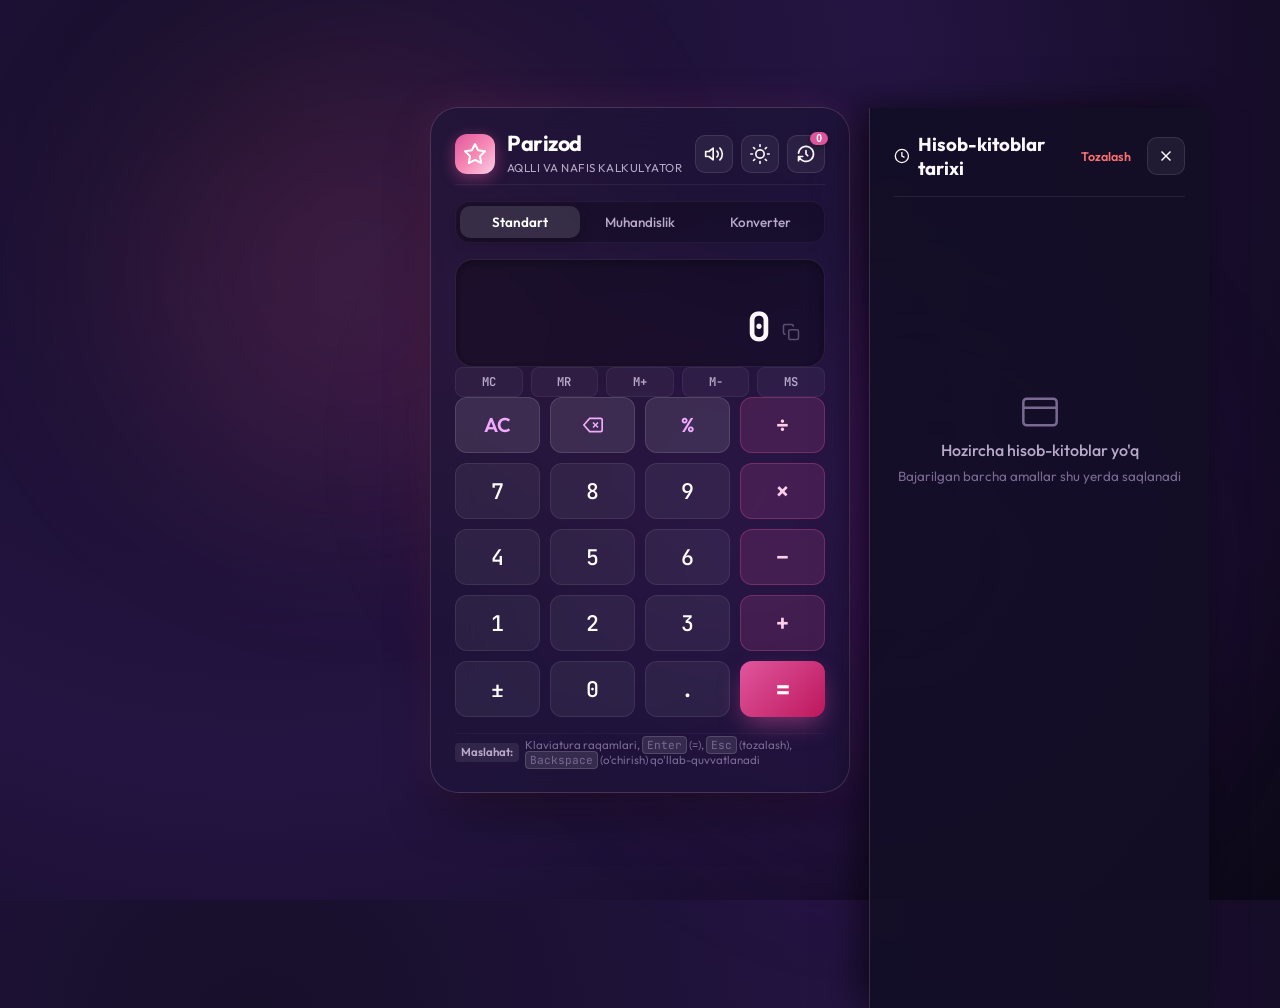
<file: Parizod/index.html>
<!DOCTYPE html>
<html lang="uz">
<head>
  <meta charset="UTF-8">
  <meta name="viewport" content="width=device-width, initial-scale=1.0">
  <title>Parizod - Zamonaviy va Nafis Kalkulyator</title>
  <meta name="description" content="Parizod — go'zal dizayn va keng imkoniyatlarga ega zamonaviy aqlli kalkulyator dasturi. Standart, ilmiy va konverter rejimlari.">
  <link rel="preconnect" href="https://fonts.googleapis.com">
  <link rel="preconnect" href="https://fonts.gstatic.com" crossorigin>
  <link href="https://fonts.googleapis.com/css2?family=Outfit:wght@300;400;500;600;700&family=JetBrains+Mono:wght@400;500;700&display=swap" rel="stylesheet">
  <link rel="stylesheet" href="style.css">
</head>
<body data-theme="rose-gold">
  <!-- Dynamic Ambient Background Glows -->
  <div class="ambient-glow glow-1"></div>
  <div class="ambient-glow glow-2"></div>
  <div class="ambient-glow glow-3"></div>

  <!-- Toast Notification -->
  <div id="toast" class="toast">Nusxalandi!</div>

  <!-- Main App Wrapper -->
  <div class="calculator-app">
    <!-- Header -->
    <header class="app-header">
      <div class="logo-area">
        <div class="logo-icon">
          <svg viewBox="0 0 24 24" width="24" height="24" stroke="currentColor" stroke-width="2" fill="none" stroke-linecap="round" stroke-linejoin="round">
            <path d="M12 2L15.09 8.26L22 9.27L17 14.14L18.18 21.02L12 17.77L5.82 21.02L7 14.14L2 9.27L8.91 8.26L12 2Z"></path>
          </svg>
        </div>
        <div>
          <h1 class="brand-title">Parizod</h1>
          <span class="brand-subtitle">Aqlli va Nafis Kalkulyator</span>
        </div>
      </div>

      <div class="header-actions">
        <!-- Sound Toggle -->
        <button id="soundToggle" class="icon-btn" title="Ovozni yoqish/o'chirish" aria-label="Ovoz">
          <svg id="soundOnIcon" viewBox="0 0 24 24" width="20" height="20" stroke="currentColor" stroke-width="2" fill="none" stroke-linecap="round" stroke-linejoin="round">
            <polygon points="11 5 6 9 2 9 2 15 6 15 11 19 11 5"></polygon>
            <path d="M19.07 4.93a10 10 0 0 1 0 14.14M15.54 8.46a5 5 0 0 1 0 7.07"></path>
          </svg>
          <svg id="soundOffIcon" class="hidden" viewBox="0 0 24 24" width="20" height="20" stroke="currentColor" stroke-width="2" fill="none" stroke-linecap="round" stroke-linejoin="round">
            <polygon points="11 5 6 9 2 9 2 15 6 15 11 19 11 5"></polygon>
            <line x1="23" y1="9" x2="17" y2="15"></line>
            <line x1="17" y1="9" x2="23" y2="15"></line>
          </svg>
        </button>

        <!-- Theme Picker Dropdown Trigger -->
        <div class="theme-dropdown-wrapper">
          <button id="themeBtn" class="icon-btn" title="Mavzuni o'zgartirish" aria-label="Mavzu">
            <svg viewBox="0 0 24 24" width="20" height="20" stroke="currentColor" stroke-width="2" fill="none" stroke-linecap="round" stroke-linejoin="round">
              <circle cx="12" cy="12" r="5"></circle>
              <line x1="12" y1="1" x2="12" y2="3"></line>
              <line x1="12" y1="21" x2="12" y2="23"></line>
              <line x1="4.22" y1="4.22" x2="5.64" y2="5.64"></line>
              <line x1="18.36" y1="18.36" x2="19.78" y2="19.78"></line>
              <line x1="1" y1="12" x2="3" y2="12"></line>
              <line x1="21" y1="12" x2="23" y2="12"></line>
              <line x1="4.22" y1="19.78" x2="5.64" y2="18.36"></line>
              <line x1="18.36" y1="5.64" x2="19.78" y2="4.22"></line>
            </svg>
          </button>
          <div id="themeMenu" class="theme-menu">
            <button class="theme-opt active" data-set-theme="rose-gold">🌸 Parizod (Pushti / Oltin)</button>
            <button class="theme-opt" data-set-theme="dark-obsidian">🌌 Tungi Kosmos (Qora / Neon)</button>
            <button class="theme-opt" data-set-theme="emerald-luxury">✨ Zumrad (Yashil / Oltin)</button>
            <button class="theme-opt" data-set-theme="sunset-glow">🌅 Qizil Shafaq (Binafsha / Olov)</button>
          </div>
        </div>

        <!-- History Toggle -->
        <button id="historyToggleBtn" class="icon-btn" title="Tarixni ko'rish" aria-label="Tarix">
          <svg viewBox="0 0 24 24" width="20" height="20" stroke="currentColor" stroke-width="2" fill="none" stroke-linecap="round" stroke-linejoin="round">
            <polyline points="12 8 12 12 14 14"></polyline>
            <path d="M3.05 11a9 9 0 1 1 .5 4m-.5 5v-5h5"></path>
          </svg>
          <span id="historyBadge" class="history-badge">0</span>
        </button>
      </div>
    </header>

    <!-- Navigation Modes -->
    <nav class="mode-tabs">
      <button class="mode-tab active" data-mode="standard">Standart</button>
      <button class="mode-tab" data-mode="scientific">Muhandislik</button>
      <button class="mode-tab" data-mode="converter">Konverter</button>
    </nav>

    <!-- Calculator View (Standard & Scientific) -->
    <main id="calculatorView" class="calculator-view">
      <!-- Screen Display -->
      <section class="display-container">
        <div class="display-top">
          <div class="memory-indicators">
            <span id="degRadIndicator" class="indicator-badge hidden">DEG</span>
            <span id="memoryIndicator" class="indicator-badge hidden">M</span>
          </div>
          <div id="expressionDisplay" class="expression-display" title="Ifoda"></div>
        </div>
        
        <div class="display-main">
          <div id="mainDisplay" class="main-display" tabindex="0">0</div>
          <button id="copyBtn" class="copy-display-btn" title="Natijani nusxalash" aria-label="Nusxalash">
            <svg viewBox="0 0 24 24" width="18" height="18" stroke="currentColor" stroke-width="2" fill="none">
              <rect x="9" y="9" width="13" height="13" rx="2" ry="2"></rect>
              <path d="M5 15H4a2 2 0 0 1-2-2V4a2 2 0 0 1 2-2h9a2 2 0 0 1 2 2v1"></path>
            </svg>
          </button>
        </div>
      </section>

      <!-- Memory Controls -->
      <div class="memory-bar">
        <button class="mem-btn" data-action="mc">MC</button>
        <button class="mem-btn" data-action="mr">MR</button>
        <button class="mem-btn" data-action="m-plus">M+</button>
        <button class="mem-btn" data-action="m-minus">M-</button>
        <button class="mem-btn" data-action="ms">MS</button>
      </div>

      <!-- Scientific Panel (Toggled when in scientific mode) -->
      <div id="scientificPanel" class="scientific-panel hidden">
        <button class="btn btn-sci" data-action="angle-toggle" id="degRadBtn">DEG</button>
        <button class="btn btn-sci" data-action="sin">sin</button>
        <button class="btn btn-sci" data-action="cos">cos</button>
        <button class="btn btn-sci" data-action="tan">tan</button>
        <button class="btn btn-sci" data-action="pi">π</button>

        <button class="btn btn-sci" data-action="e">e</button>
        <button class="btn btn-sci" data-action="ln">ln</button>
        <button class="btn btn-sci" data-action="log">log</button>
        <button class="btn btn-sci" data-action="pow">xʸ</button>
        <button class="btn btn-sci" data-action="sqrt">√</button>

        <button class="btn btn-sci" data-action="fact">n!</button>
        <button class="btn btn-sci" data-action="sqr">x²</button>
        <button class="btn btn-sci" data-action="inv">1/x</button>
        <button class="btn btn-sci" data-action="open-paren">(</button>
        <button class="btn btn-sci" data-action="close-paren">)</button>
      </div>

      <!-- Keypad -->
      <div class="keypad">
        <button class="btn btn-action" data-action="clear-all" id="btnAC">AC</button>
        <button class="btn btn-action" data-action="backspace" id="btnDelete">
          <svg viewBox="0 0 24 24" width="20" height="20" stroke="currentColor" stroke-width="2" fill="none">
            <path d="M21 4H8l-7 8 7 8h13a2 2 0 0 0 2-2V6a2 2 0 0 0-2-2z"></path>
            <line x1="18" y1="9" x2="12" y2="15"></line>
            <line x1="12" y1="9" x2="18" y2="15"></line>
          </svg>
        </button>
        <button class="btn btn-action" data-action="percent">%</button>
        <button class="btn btn-op" data-action="divide" data-op="÷">÷</button>

        <button class="btn btn-num" data-num="7">7</button>
        <button class="btn btn-num" data-num="8">8</button>
        <button class="btn btn-num" data-num="9">9</button>
        <button class="btn btn-op" data-action="multiply" data-op="×">×</button>

        <button class="btn btn-num" data-num="4">4</button>
        <button class="btn btn-num" data-num="5">5</button>
        <button class="btn btn-num" data-num="6">6</button>
        <button class="btn btn-op" data-action="subtract" data-op="-">−</button>

        <button class="btn btn-num" data-num="1">1</button>
        <button class="btn btn-num" data-num="2">2</button>
        <button class="btn btn-num" data-num="3">3</button>
        <button class="btn btn-op" data-action="add" data-op="+">+</button>

        <button class="btn btn-num" data-action="negate">±</button>
        <button class="btn btn-num" data-num="0">0</button>
        <button class="btn btn-num" data-action="dot">.</button>
        <button class="btn btn-equals" data-action="equals">=</button>
      </div>
    </main>

    <!-- Converter View -->
    <section id="converterView" class="converter-view hidden">
      <div class="converter-card">
        <h2 class="converter-title">Aqlli Konverter</h2>
        <p class="converter-desc">Valyuta va o'lchov birliklarini bir zumda hisoblang</p>

        <div class="converter-type-selector">
          <button class="conv-type-btn active" data-conv-type="currency">Valyuta</button>
          <button class="conv-type-btn" data-conv-type="length">Uzunlik</button>
          <button class="conv-type-btn" data-conv-type="weight">Og'irlik</button>
          <button class="conv-type-btn" data-conv-type="temp">Harorat</button>
        </div>

        <div class="converter-fields">
          <div class="conv-input-group">
            <label for="convFromValue">Dastlabki qiymat:</label>
            <div class="input-with-select">
              <input type="number" id="convFromValue" value="1" step="any">
              <select id="convFromUnit"></select>
            </div>
          </div>

          <div class="conv-swap-btn-box">
            <button id="convSwapBtn" class="swap-btn" title="O'rin almashtirish">
              <svg viewBox="0 0 24 24" width="22" height="22" stroke="currentColor" stroke-width="2" fill="none">
                <polyline points="17 1 21 5 17 9"></polyline>
                <path d="M3 11V9a4 4 0 0 1 4-4h14"></path>
                <polyline points="7 23 3 19 7 15"></polyline>
                <path d="M21 13v2a4 4 0 0 1-4 4H3"></path>
              </svg>
            </button>
          </div>

          <div class="conv-input-group">
            <label for="convToValue">Natija:</label>
            <div class="input-with-select">
              <input type="number" id="convToValue" readonly>
              <select id="convToUnit"></select>
            </div>
          </div>
        </div>

        <div class="converter-info" id="convFormulaText">
          1 USD ≈ 12,850 UZS
        </div>
      </div>
    </section>

    <!-- History Drawer / Modal -->
    <aside id="historyDrawer" class="history-drawer">
      <div class="history-header">
        <div class="history-title-row">
          <svg viewBox="0 0 24 24" width="18" height="18" stroke="currentColor" stroke-width="2" fill="none">
            <circle cx="12" cy="12" r="10"></circle>
            <polyline points="12 6 12 12 16 14"></polyline>
          </svg>
          <h3>Hisob-kitoblar tarixi</h3>
        </div>
        <div class="history-actions">
          <button id="clearHistoryBtn" class="text-btn danger" title="Tarixni tozalash">Tozalash</button>
          <button id="closeHistoryBtn" class="icon-btn small" title="Yopish">
            <svg viewBox="0 0 24 24" width="18" height="18" stroke="currentColor" stroke-width="2" fill="none">
              <line x1="18" y1="6" x2="6" y2="18"></line>
              <line x1="6" y1="6" x2="18" y2="18"></line>
            </svg>
          </button>
        </div>
      </div>
      
      <div id="historyList" class="history-list">
        <div class="empty-history">
          <svg viewBox="0 0 24 24" width="40" height="40" stroke="currentColor" stroke-width="1.5" fill="none">
            <rect x="2" y="4" width="20" height="16" rx="2"></rect>
            <path d="M7 15h0M2 9.5h20"></path>
          </svg>
          <p>Hozircha hisob-kitoblar yo'q</p>
          <small>Bajarilgan barcha amallar shu yerda saqlanadi</small>
        </div>
      </div>
    </aside>

    <!-- History Overlay Backdrop -->
    <div id="historyOverlay" class="history-overlay hidden"></div>

    <!-- Quick Keyboard Help Bar -->
    <footer class="app-footer">
      <span class="tip-badge">Maslahat:</span>
      <span>Klaviatura raqamlari, <kbd>Enter</kbd> (=), <kbd>Esc</kbd> (tozalash), <kbd>Backspace</kbd> (o'chirish) qo'llab-quvvatlanadi</span>
    </footer>
  </div>

  <script src="script.js"></script>
</body>
</html>
</file>
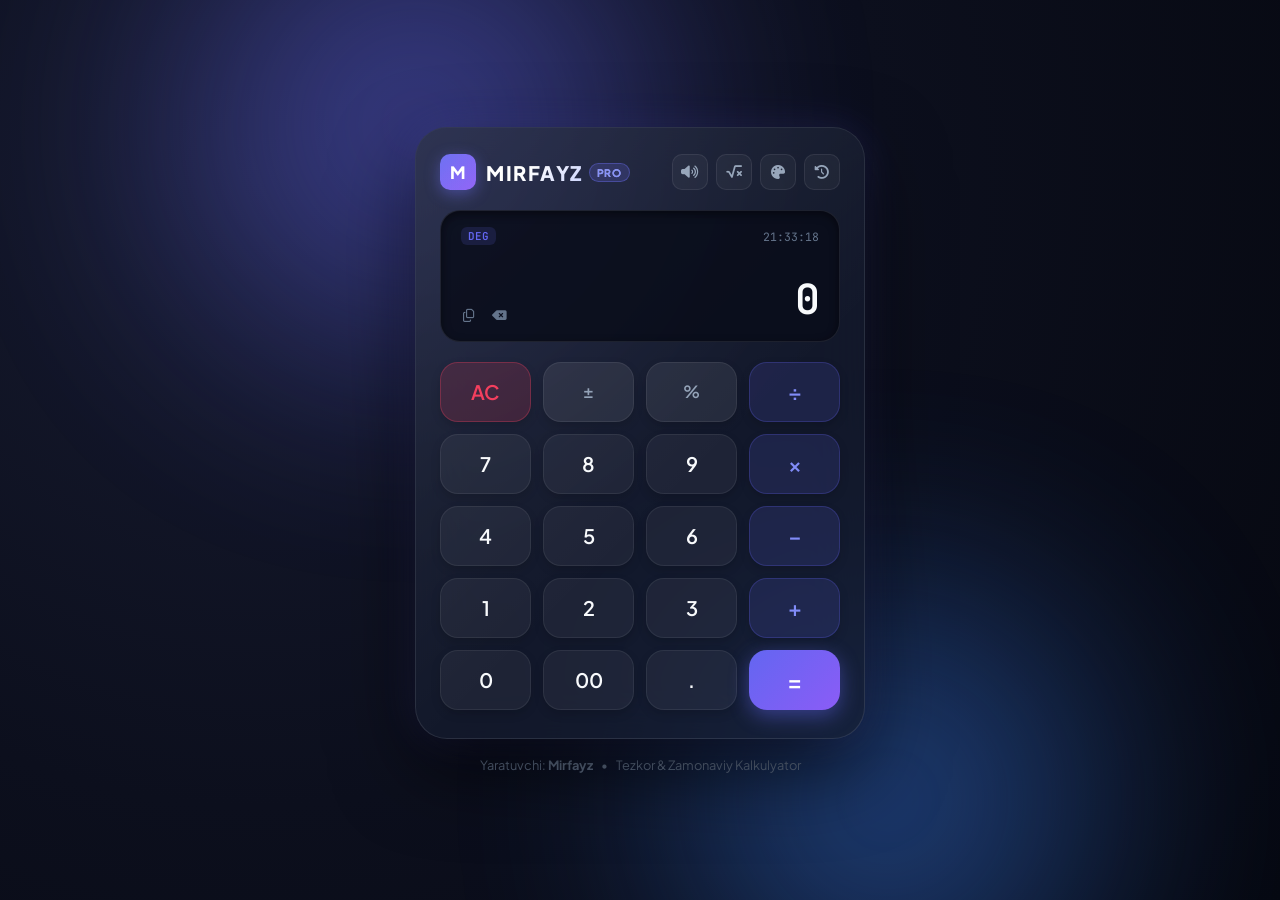
<file: mirfayz.html>
<!DOCTYPE html>
<html lang="uz">
<head>
  <meta charset="UTF-8">
  <meta name="viewport" content="width=device-width, initial-scale=1.0">
  <title>MIRFAYZ | Professional Kalkulyator</title>
  <link rel="preconnect" href="https://fonts.googleapis.com">
  <link rel="preconnect" href="https://fonts.gstatic.com" crossorigin>
  <link href="https://fonts.googleapis.com/css2?family=Plus+Jakarta+Sans:wght@300;400;500;600;700;800&family=JetBrains+Mono:wght@400;500;600&display=swap" rel="stylesheet">
  <link rel="stylesheet" href="https://cdnjs.cloudflare.com/ajax/libs/font-awesome/6.5.1/css/all.min.css">
  <style>
    :root {
      --bg-gradient: radial-gradient(circle at 20% 20%, #171b30 0%, #0c0f1d 50%, #060810 100%);
      --calc-bg: rgba(22, 28, 48, 0.72);
      --calc-border: rgba(255, 255, 255, 0.1);
      --calc-glow: 0 30px 80px rgba(0, 0, 0, 0.65), 0 0 40px rgba(99, 102, 241, 0.2);
      
      --accent: #6366f1;
      --accent-glow: rgba(99, 102, 241, 0.45);
      --accent-hover: #4f46e5;
      --accent-gradient: linear-gradient(135deg, #6366f1 0%, #8b5cf6 100%);
      
      --operator-bg: rgba(99, 102, 241, 0.15);
      --operator-color: #818cf8;
      --operator-border: rgba(99, 102, 241, 0.25);
      
      --btn-num-bg: rgba(255, 255, 255, 0.05);
      --btn-num-hover: rgba(255, 255, 255, 0.12);
      --btn-num-color: #f8fafc;
      --btn-border: rgba(255, 255, 255, 0.07);
      
      --fn-btn-bg: rgba(255, 255, 255, 0.08);
      --fn-btn-color: #94a3b8;
      
      --danger-color: #f43f5e;
      --danger-bg: rgba(244, 63, 94, 0.16);
      --danger-border: rgba(244, 63, 94, 0.3);
      
      --text-main: #f8fafc;
      --text-muted: #64748b;
      --display-bg: rgba(10, 14, 26, 0.85);
    }

    [data-theme="emerald"] {
      --bg-gradient: radial-gradient(circle at 20% 20%, #064e3b 0%, #06261f 50%, #031410 100%);
      --calc-bg: rgba(6, 40, 32, 0.75);
      --calc-glow: 0 30px 80px rgba(0, 0, 0, 0.7), 0 0 45px rgba(16, 185, 129, 0.25);
      --accent: #10b981;
      --accent-glow: rgba(16, 185, 129, 0.45);
      --accent-hover: #059669;
      --accent-gradient: linear-gradient(135deg, #10b981 0%, #059669 100%);
      --operator-bg: rgba(16, 185, 129, 0.16);
      --operator-color: #34d399;
      --operator-border: rgba(16, 185, 129, 0.3);
    }

    [data-theme="cyber"] {
      --bg-gradient: radial-gradient(circle at 80% 20%, #31103f 0%, #150928 50%, #0a0414 100%);
      --calc-bg: rgba(30, 15, 48, 0.75);
      --calc-glow: 0 30px 80px rgba(0, 0, 0, 0.7), 0 0 45px rgba(236, 72, 153, 0.25);
      --accent: #ec4899;
      --accent-glow: rgba(236, 72, 153, 0.45);
      --accent-hover: #db2777;
      --accent-gradient: linear-gradient(135deg, #ec4899 0%, #8b5cf6 100%);
      --operator-bg: rgba(236, 72, 153, 0.16);
      --operator-color: #f472b6;
      --operator-border: rgba(236, 72, 153, 0.3);
    }

    [data-theme="amber"] {
      --bg-gradient: radial-gradient(circle at 20% 80%, #451a03 0%, #1c0c04 50%, #0d0502 100%);
      --calc-bg: rgba(36, 18, 10, 0.75);
      --calc-glow: 0 30px 80px rgba(0, 0, 0, 0.7), 0 0 45px rgba(245, 158, 11, 0.25);
      --accent: #f59e0b;
      --accent-glow: rgba(245, 158, 11, 0.45);
      --accent-hover: #d97706;
      --accent-gradient: linear-gradient(135deg, #f59e0b 0%, #ea580c 100%);
      --operator-bg: rgba(245, 158, 11, 0.16);
      --operator-color: #fbbf24;
      --operator-border: rgba(245, 158, 11, 0.3);
    }

    * {
      box-sizing: border-box;
      margin: 0;
      padding: 0;
      user-select: none;
      -webkit-user-select: none;
    }

    body {
      font-family: 'Plus Jakarta Sans', sans-serif;
      min-height: 100vh;
      background: var(--bg-gradient);
      color: var(--text-main);
      display: flex;
      flex-direction: column;
      align-items: center;
      justify-content: center;
      padding: 24px 16px;
      position: relative;
      overflow-x: hidden;
      transition: background 0.5s ease;
    }

    /* Ambient background orbs */
    .ambient-orb {
      position: fixed;
      border-radius: 50%;
      filter: blur(120px);
      z-index: 0;
      pointer-events: none;
      opacity: 0.45;
      animation: floatOrb 12s ease-in-out infinite alternate;
    }

    .ambient-orb-1 {
      width: 450px;
      height: 450px;
      background: var(--accent);
      top: -100px;
      left: 15%;
    }

    .ambient-orb-2 {
      width: 400px;
      height: 400px;
      background: #3b82f6;
      bottom: -100px;
      right: 15%;
      animation-delay: -6s;
    }

    @keyframes floatOrb {
      0% { transform: translate(0, 0) scale(1); }
      100% { transform: translate(40px, 30px) scale(1.15); }
    }

    /* Main Container */
    .app-wrapper {
      position: relative;
      z-index: 10;
      width: 100%;
      max-width: 450px;
      transition: max-width 0.35s ease;
    }

    .app-wrapper.scientific-mode {
      max-width: 680px;
    }

    /* Glass Calculator Shell */
    .calculator-container {
      background: var(--calc-bg);
      backdrop-filter: blur(28px);
      -webkit-backdrop-filter: blur(28px);
      border: 1px solid var(--calc-border);
      border-radius: 32px;
      box-shadow: var(--calc-glow);
      padding: 26px 24px 28px;
      position: relative;
      overflow: hidden;
      transition: all 0.35s cubic-bezier(0.16, 1, 0.3, 1);
    }

    .calculator-container::before {
      content: '';
      position: absolute;
      inset: 0;
      background: linear-gradient(135deg, rgba(255, 255, 255, 0.08) 0%, transparent 60%);
      pointer-events: none;
    }

    /* Header Bar */
    .calc-header {
      display: flex;
      align-items: center;
      justify-content: space-between;
      margin-bottom: 20px;
    }

    .brand {
      display: flex;
      align-items: center;
      gap: 10px;
    }

    .brand-icon {
      width: 36px;
      height: 36px;
      background: var(--accent-gradient);
      border-radius: 10px;
      display: flex;
      align-items: center;
      justify-content: center;
      color: #fff;
      font-size: 17px;
      font-weight: 800;
      box-shadow: 0 4px 15px var(--accent-glow);
    }

    .brand-title {
      font-weight: 800;
      font-size: 1.25rem;
      letter-spacing: 1.5px;
      background: linear-gradient(135deg, #ffffff 30%, #a5b4fc 100%);
      -webkit-background-clip: text;
      -webkit-text-fill-color: transparent;
      display: flex;
      align-items: center;
      gap: 6px;
    }

    .brand-badge {
      font-size: 0.65rem;
      font-weight: 700;
      letter-spacing: 0.8px;
      padding: 2px 7px;
      background: rgba(99, 102, 241, 0.2);
      border: 1px solid rgba(99, 102, 241, 0.4);
      border-radius: 20px;
      color: #818cf8;
      text-transform: uppercase;
      -webkit-text-fill-color: initial;
    }

    .header-actions {
      display: flex;
      align-items: center;
      gap: 8px;
    }

    .icon-btn {
      width: 36px;
      height: 36px;
      border-radius: 10px;
      border: 1px solid rgba(255, 255, 255, 0.08);
      background: rgba(255, 255, 255, 0.04);
      color: #94a3b8;
      cursor: pointer;
      display: flex;
      align-items: center;
      justify-content: center;
      font-size: 14px;
      transition: all 0.2s ease;
    }

    .icon-btn:hover {
      background: rgba(255, 255, 255, 0.12);
      color: #fff;
      border-color: rgba(255, 255, 255, 0.2);
      transform: translateY(-1px);
    }

    .icon-btn.active {
      background: var(--accent);
      color: #fff;
      border-color: var(--accent);
      box-shadow: 0 0 12px var(--accent-glow);
    }

    /* Display Screen */
    .display-screen {
      background: var(--display-bg);
      border: 1px solid rgba(255, 255, 255, 0.08);
      border-radius: 20px;
      padding: 16px 20px;
      margin-bottom: 20px;
      position: relative;
      display: flex;
      flex-direction: column;
      justify-content: flex-end;
      min-height: 124px;
      box-shadow: inset 0 3px 10px rgba(0, 0, 0, 0.45);
      transition: border-color 0.2s;
    }

    .display-screen:focus-within {
      border-color: var(--accent);
    }

    .display-status-bar {
      display: flex;
      align-items: center;
      justify-content: space-between;
      font-size: 0.72rem;
      color: var(--text-muted);
      margin-bottom: 6px;
      font-family: 'JetBrains Mono', monospace;
    }

    .mode-indicator {
      display: flex;
      gap: 6px;
      align-items: center;
    }

    .pill-tag {
      padding: 2px 7px;
      border-radius: 6px;
      background: rgba(255, 255, 255, 0.06);
      font-weight: 600;
      font-size: 0.68rem;
    }

    .pill-tag.active {
      color: var(--accent);
      background: var(--operator-bg);
    }

    .display-history-expr {
      font-family: 'JetBrains Mono', monospace;
      color: #94a3b8;
      font-size: 1.05rem;
      text-align: right;
      min-height: 24px;
      overflow-x: auto;
      white-space: nowrap;
      scrollbar-width: none;
      word-break: break-all;
    }

    .display-history-expr::-webkit-scrollbar {
      display: none;
    }

    .display-main {
      font-family: 'JetBrains Mono', monospace;
      font-size: 2.6rem;
      font-weight: 600;
      color: var(--text-main);
      text-align: right;
      letter-spacing: -0.5px;
      overflow-x: auto;
      white-space: nowrap;
      scrollbar-width: none;
      line-height: 1.2;
      transition: font-size 0.15s ease;
    }

    .display-main::-webkit-scrollbar {
      display: none;
    }

    .display-tools {
      position: absolute;
      left: 16px;
      bottom: 14px;
      display: flex;
      gap: 6px;
    }

    .mini-tool-btn {
      background: transparent;
      border: none;
      color: var(--text-muted);
      cursor: pointer;
      font-size: 13px;
      padding: 4px 6px;
      border-radius: 6px;
      transition: color 0.2s, background 0.2s;
    }

    .mini-tool-btn:hover {
      color: #fff;
      background: rgba(255, 255, 255, 0.08);
    }

    /* Keypad Grid Layout */
    .keypad-container {
      display: grid;
      gap: 12px;
      transition: all 0.3s ease;
    }

    .standard-grid {
      display: grid;
      grid-template-columns: repeat(4, 1fr);
      gap: 12px;
    }

    .scientific-grid {
      display: none;
      grid-template-columns: repeat(4, 1fr);
      gap: 12px;
      margin-bottom: 12px;
      padding-bottom: 12px;
      border-bottom: 1px solid rgba(255, 255, 255, 0.08);
      animation: fadeInGrid 0.3s ease-in-out;
    }

    .scientific-mode .scientific-grid {
      display: grid;
      grid-template-columns: repeat(6, 1fr);
    }

    .scientific-mode .standard-grid {
      grid-template-columns: repeat(4, 1fr);
    }

    @keyframes fadeInGrid {
      from { opacity: 0; transform: translateY(-8px); }
      to { opacity: 1; transform: translateY(0); }
    }

    /* Buttons */
    .btn {
      position: relative;
      height: 60px;
      border-radius: 18px;
      border: 1px solid var(--btn-border);
      background: var(--btn-num-bg);
      color: var(--btn-num-color);
      font-size: 1.25rem;
      font-weight: 600;
      font-family: 'Plus Jakarta Sans', sans-serif;
      cursor: pointer;
      display: flex;
      align-items: center;
      justify-content: center;
      transition: all 0.15s cubic-bezier(0.4, 0, 0.2, 1);
      outline: none;
      overflow: hidden;
      box-shadow: 0 4px 10px rgba(0, 0, 0, 0.15);
    }

    .btn:hover {
      background: var(--btn-num-hover);
      border-color: rgba(255, 255, 255, 0.2);
      transform: translateY(-2px);
      box-shadow: 0 6px 16px rgba(0, 0, 0, 0.25);
    }

    .btn:active, .btn.keyboard-active {
      transform: translateY(1px) scale(0.97);
      box-shadow: 0 2px 6px rgba(0, 0, 0, 0.2);
    }

    /* Ripple Effect */
    .ripple {
      position: absolute;
      border-radius: 50%;
      background: rgba(255, 255, 255, 0.35);
      transform: scale(0);
      animation: rippleAnim 0.5s linear;
      pointer-events: none;
    }

    @keyframes rippleAnim {
      to {
        transform: scale(4);
        opacity: 0;
      }
    }

    /* Specialized Buttons */
    .btn.btn-op {
      background: var(--operator-bg);
      color: var(--operator-color);
      border-color: var(--operator-border);
      font-size: 1.35rem;
    }

    .btn.btn-op:hover {
      background: rgba(99, 102, 241, 0.28);
      color: #fff;
    }

    .btn.btn-fn {
      background: var(--fn-btn-bg);
      color: var(--fn-btn-color);
      font-size: 1.05rem;
    }

    .btn.btn-fn:hover {
      color: #f1f5f9;
      background: rgba(255, 255, 255, 0.15);
    }

    .btn.btn-clear {
      background: var(--danger-bg);
      color: var(--danger-color);
      border-color: var(--danger-border);
    }

    .btn.btn-clear:hover {
      background: rgba(244, 63, 94, 0.28);
      color: #fff;
    }

    .btn.btn-equal {
      background: var(--accent-gradient);
      color: #ffffff;
      border: none;
      box-shadow: 0 6px 20px var(--accent-glow);
      font-size: 1.5rem;
    }

    .btn.btn-equal:hover {
      box-shadow: 0 8px 26px var(--accent-glow);
      filter: brightness(1.1);
    }

    .btn.btn-sci {
      height: 48px;
      font-size: 0.95rem;
      border-radius: 14px;
      font-family: 'JetBrains Mono', monospace;
      color: #cbd5e1;
    }

    /* History Drawer / Modal */
    .history-drawer {
      position: absolute;
      inset: 0;
      background: rgba(12, 16, 30, 0.96);
      backdrop-filter: blur(20px);
      border-radius: 32px;
      z-index: 50;
      padding: 24px;
      display: flex;
      flex-direction: column;
      transform: translateY(105%);
      transition: transform 0.35s cubic-bezier(0.16, 1, 0.3, 1);
    }

    .history-drawer.open {
      transform: translateY(0);
    }

    .history-header {
      display: flex;
      align-items: center;
      justify-content: space-between;
      margin-bottom: 16px;
      padding-bottom: 12px;
      border-bottom: 1px solid rgba(255, 255, 255, 0.1);
    }

    .history-header h3 {
      font-size: 1.1rem;
      display: flex;
      align-items: center;
      gap: 8px;
    }

    .history-list {
      flex: 1;
      overflow-y: auto;
      display: flex;
      flex-direction: column;
      gap: 10px;
      padding-right: 4px;
    }

    .history-item {
      background: rgba(255, 255, 255, 0.04);
      border: 1px solid rgba(255, 255, 255, 0.06);
      border-radius: 14px;
      padding: 12px 14px;
      cursor: pointer;
      transition: all 0.2s ease;
      text-align: right;
    }

    .history-item:hover {
      background: rgba(255, 255, 255, 0.08);
      border-color: var(--accent);
      transform: scale(0.99);
    }

    .history-item .hist-expr {
      font-family: 'JetBrains Mono', monospace;
      font-size: 0.85rem;
      color: var(--text-muted);
      margin-bottom: 4px;
    }

    .history-item .hist-res {
      font-family: 'JetBrains Mono', monospace;
      font-size: 1.25rem;
      font-weight: 700;
      color: var(--accent);
    }

    .history-empty {
      display: flex;
      flex-direction: column;
      align-items: center;
      justify-content: center;
      height: 100%;
      color: var(--text-muted);
      gap: 10px;
      font-size: 0.9rem;
    }

    .history-footer {
      display: flex;
      gap: 10px;
      margin-top: 14px;
      padding-top: 12px;
      border-top: 1px solid rgba(255, 255, 255, 0.08);
    }

    .footer-action-btn {
      flex: 1;
      padding: 10px;
      border-radius: 12px;
      border: 1px solid rgba(255, 255, 255, 0.1);
      background: rgba(255, 255, 255, 0.06);
      color: #fff;
      font-weight: 600;
      font-size: 0.88rem;
      cursor: pointer;
      display: flex;
      align-items: center;
      justify-content: center;
      gap: 8px;
      transition: all 0.2s;
    }

    .footer-action-btn:hover {
      background: rgba(255, 255, 255, 0.12);
    }

    .footer-action-btn.danger:hover {
      background: var(--danger-bg);
      color: var(--danger-color);
      border-color: var(--danger-border);
    }

    /* Theme Picker Dropdown */
    .theme-menu {
      position: absolute;
      top: 65px;
      right: 24px;
      background: rgba(15, 20, 36, 0.95);
      backdrop-filter: blur(20px);
      border: 1px solid rgba(255, 255, 255, 0.12);
      border-radius: 16px;
      padding: 10px;
      box-shadow: 0 16px 36px rgba(0, 0, 0, 0.6);
      z-index: 60;
      display: none;
      flex-direction: column;
      gap: 6px;
      min-width: 160px;
      animation: fadeIn 0.2s ease-out;
    }

    .theme-menu.active {
      display: flex;
    }

    @keyframes fadeIn {
      from { opacity: 0; transform: translateY(-6px); }
      to { opacity: 1; transform: translateY(0); }
    }

    .theme-opt {
      display: flex;
      align-items: center;
      gap: 10px;
      padding: 8px 12px;
      border-radius: 10px;
      background: transparent;
      border: none;
      color: #cbd5e1;
      font-size: 0.85rem;
      font-weight: 600;
      cursor: pointer;
      text-align: left;
      transition: all 0.15s;
    }

    .theme-opt:hover {
      background: rgba(255, 255, 255, 0.1);
      color: #fff;
    }

    .theme-dot {
      width: 12px;
      height: 12px;
      border-radius: 50%;
    }

    /* Toast Notification */
    .toast {
      position: fixed;
      bottom: 24px;
      background: rgba(15, 23, 42, 0.92);
      backdrop-filter: blur(12px);
      border: 1px solid rgba(255, 255, 255, 0.15);
      color: #fff;
      padding: 10px 20px;
      border-radius: 30px;
      font-size: 0.85rem;
      font-weight: 600;
      display: flex;
      align-items: center;
      gap: 8px;
      box-shadow: 0 10px 30px rgba(0, 0, 0, 0.5);
      transform: translateY(80px);
      opacity: 0;
      transition: all 0.3s cubic-bezier(0.16, 1, 0.3, 1);
      z-index: 100;
    }

    .toast.show {
      transform: translateY(0);
      opacity: 1;
    }

    /* Footer Info */
    .creator-footer {
      margin-top: 18px;
      font-size: 0.8rem;
      color: var(--text-muted);
      text-align: center;
      display: flex;
      align-items: center;
      justify-content: center;
      gap: 8px;
    }

    .creator-footer span.heart {
      color: #f43f5e;
      animation: heartbeat 1.5s infinite;
    }

    @keyframes heartbeat {
      0%, 100% { transform: scale(1); }
      50% { transform: scale(1.25); }
    }

    /* Responsive */
    @media (max-width: 480px) {
      .calculator-container {
        padding: 20px 16px;
        border-radius: 24px;
      }
      .btn {
        height: 54px;
        font-size: 1.15rem;
        border-radius: 14px;
      }
      .display-main {
        font-size: 2.2rem;
      }
    }
  </style>
</head>
<body>

  <!-- Ambient Light Orbs -->
  <div class="ambient-orb ambient-orb-1"></div>
  <div class="ambient-orb ambient-orb-2"></div>

  <div class="app-wrapper" id="appWrapper">
    <div class="calculator-container" id="calculatorContainer">

      <!-- Header -->
      <div class="calc-header">
        <div class="brand">
          <div class="brand-icon">M</div>
          <div class="brand-title">
            MIRFAYZ
            <span class="brand-badge">PRO</span>
          </div>
        </div>

        <div class="header-actions">
          <button class="icon-btn" id="soundToggle" title="Ovoz (Yoqish/O'chirish)">
            <i class="fa-solid fa-volume-high"></i>
          </button>
          <button class="icon-btn" id="sciToggle" title="Ilmiy rejim">
            <i class="fa-solid fa-square-root-variable"></i>
          </button>
          <button class="icon-btn" id="themeBtn" title="Mavzuni almashtirish">
            <i class="fa-solid fa-palette"></i>
          </button>
          <button class="icon-btn" id="historyToggle" title="Hisoblashlar tarixi">
            <i class="fa-solid fa-clock-rotate-left"></i>
          </button>
        </div>
      </div>

      <!-- Theme Dropdown -->
      <div class="theme-menu" id="themeMenu">
        <button class="theme-opt" data-set-theme="default">
          <span class="theme-dot" style="background: #6366f1;"></span> Indigo Night
        </button>
        <button class="theme-opt" data-set-theme="emerald">
          <span class="theme-dot" style="background: #10b981;"></span> Emerald Jade
        </button>
        <button class="theme-opt" data-set-theme="cyber">
          <span class="theme-dot" style="background: #ec4899;"></span> Cyber Neon
        </button>
        <button class="theme-opt" data-set-theme="amber">
          <span class="theme-dot" style="background: #f59e0b;"></span> Sunset Amber
        </button>
      </div>

      <!-- Display Screen -->
      <div class="display-screen">
        <div class="display-status-bar">
          <div class="mode-indicator">
            <span class="pill-tag active" id="degRadPill">DEG</span>
            <span class="pill-tag" id="memoryPill" style="display: none;">M</span>
          </div>
          <div id="liveClock">--:--:--</div>
        </div>

        <div class="display-history-expr" id="calcHistoryExpr"></div>
        <div class="display-main" id="calcDisplay">0</div>

        <div class="display-tools">
          <button class="mini-tool-btn" id="copyBtn" title="Natijani nusxalash">
            <i class="fa-regular fa-copy"></i>
          </button>
          <button class="mini-tool-btn" id="backspaceBtn" title="O'chirish (Backspace)">
            <i class="fa-solid fa-delete-left"></i>
          </button>
        </div>
      </div>

      <!-- Scientific Grid (Toggleable) -->
      <div class="scientific-grid" id="scientificGrid">
        <button class="btn btn-sci" data-action="deg-rad" id="degRadBtn">DEG</button>
        <button class="btn btn-sci" data-action="sin">sin</button>
        <button class="btn btn-sci" data-action="cos">cos</button>
        <button class="btn btn-sci" data-action="tan">tan</button>
        <button class="btn btn-sci" data-action="pi">π</button>
        <button class="btn btn-sci" data-action="e">e</button>

        <button class="btn btn-sci" data-action="square">x²</button>
        <button class="btn btn-sci" data-action="cube">x³</button>
        <button class="btn btn-sci" data-action="power">xʸ</button>
        <button class="btn btn-sci" data-action="sqrt">√x</button>
        <button class="btn btn-sci" data-action="log">log</button>
        <button class="btn btn-sci" data-action="ln">ln</button>

        <button class="btn btn-sci" data-action="open-paren">(</button>
        <button class="btn btn-sci" data-action="close-paren">)</button>
        <button class="btn btn-sci" data-action="factorial">n!</button>
        <button class="btn btn-sci" data-action="reciprocal">1/x</button>
        <button class="btn btn-sci" data-action="mem-add">M+</button>
        <button class="btn btn-sci" data-action="mem-clear">MC</button>
      </div>

      <!-- Standard Keypad Grid -->
      <div class="standard-grid">
        <button class="btn btn-clear" data-action="clear-all">AC</button>
        <button class="btn btn-fn" data-action="negate">±</button>
        <button class="btn btn-fn" data-action="percent">%</button>
        <button class="btn btn-op" data-action="operator" data-val="÷">÷</button>

        <button class="btn" data-num="7">7</button>
        <button class="btn" data-num="8">8</button>
        <button class="btn" data-num="9">9</button>
        <button class="btn btn-op" data-action="operator" data-val="×">×</button>

        <button class="btn" data-num="4">4</button>
        <button class="btn" data-num="5">5</button>
        <button class="btn" data-num="6">6</button>
        <button class="btn btn-op" data-action="operator" data-val="-">−</button>

        <button class="btn" data-num="1">1</button>
        <button class="btn" data-num="2">2</button>
        <button class="btn" data-num="3">3</button>
        <button class="btn btn-op" data-action="operator" data-val="+">+</button>

        <button class="btn" data-num="0">0</button>
        <button class="btn" data-num="00">00</button>
        <button class="btn" data-action="decimal">.</button>
        <button class="btn btn-equal" data-action="calculate">=</button>
      </div>

      <!-- History Sliding Drawer -->
      <div class="history-drawer" id="historyDrawer">
        <div class="history-header">
          <h3><i class="fa-solid fa-clock-rotate-left"></i> Hisoblar tarixi</h3>
          <button class="icon-btn" id="closeHistoryBtn">
            <i class="fa-solid fa-xmark"></i>
          </button>
        </div>
        <div class="history-list" id="historyList">
          <div class="history-empty">
            <i class="fa-solid fa-calculator" style="font-size: 2rem; opacity: 0.3;"></i>
            <span>Hozircha hisoblashlar mavjud emas</span>
          </div>
        </div>
        <div class="history-footer">
          <button class="footer-action-btn danger" id="clearHistoryBtn">
            <i class="fa-solid fa-trash-can"></i> Tarixni tozalash
          </button>
        </div>
      </div>

    </div>

    <!-- Creator Branding -->
    <div class="creator-footer">
      <span>Yaratuvchi: <strong>Mirfayz</strong></span>
      <span>•</span>
      <span>Tezkor & Zamonaviy Kalkulyator</span>
    </div>
  </div>

  <!-- Toast Notification -->
  <div class="toast" id="toastNotification">
    <i class="fa-solid fa-check"></i>
    <span id="toastMsg">Nusxalandi!</span>
  </div>

  <script>
    // State management
    class MirfayzCalculator {
      constructor() {
        this.currentInput = '0';
        this.previousInput = '';
        this.operation = null;
        this.resetNext = false;
        this.history = JSON.parse(localStorage.getItem('mirfayz_calc_history') || '[]');
        this.memory = 0;
        this.isDegree = true;
        this.soundEnabled = true;
        
        // Audio Context for tactile realistic clicks
        this.audioCtx = null;
        
        this.initDom();
        this.initEvents();
        this.renderHistory();
        this.startClock();
      }

      initDom() {
        this.display = document.getElementById('calcDisplay');
        this.historyExpr = document.getElementById('calcHistoryExpr');
        this.appWrapper = document.getElementById('appWrapper');
        this.scientificGrid = document.getElementById('scientificGrid');
        this.historyDrawer = document.getElementById('historyDrawer');
        this.historyList = document.getElementById('historyList');
        this.themeMenu = document.getElementById('themeMenu');
        this.toast = document.getElementById('toastNotification');
        this.toastMsg = document.getElementById('toastMsg');
        this.degRadPill = document.getElementById('degRadPill');
        this.degRadBtn = document.getElementById('degRadBtn');
        this.memoryPill = document.getElementById('memoryPill');
        this.soundToggle = document.getElementById('soundToggle');
        this.sciToggle = document.getElementById('sciToggle');
      }

      initAudio() {
        if (!this.audioCtx) {
          const AudioContext = window.AudioContext || window.webkitAudioContext;
          if (AudioContext) {
            this.audioCtx = new AudioContext();
          }
        }
      }

      playClick(freq = 600, type = 'sine', duration = 0.04) {
        if (!this.soundEnabled) return;
        try {
          this.initAudio();
          if (!this.audioCtx) return;
          if (this.audioCtx.state === 'suspended') {
            this.audioCtx.resume();
          }
          const osc = this.audioCtx.createOscillator();
          const gain = this.audioCtx.createGain();
          osc.type = type;
          osc.frequency.setValueAtTime(freq, this.audioCtx.currentTime);
          gain.gain.setValueAtTime(0.08, this.audioCtx.currentTime);
          gain.gain.exponentialRampToValueAtTime(0.0001, this.audioCtx.currentTime + duration);
          osc.connect(gain);
          gain.connect(this.audioCtx.destination);
          osc.start();
          osc.stop(this.audioCtx.currentTime + duration);
        } catch (e) {
          // ignore audio failure
        }
      }

      showToast(text) {
        this.toastMsg.textContent = text;
        this.toast.classList.add('show');
        clearTimeout(this.toastTimer);
        this.toastTimer = setTimeout(() => {
          this.toast.classList.remove('show');
        }, 2200);
      }

      startClock() {
        const update = () => {
          const now = new Date();
          const hrs = String(now.getHours()).padStart(2, '0');
          const mins = String(now.getMinutes()).padStart(2, '0');
          const secs = String(now.getSeconds()).padStart(2, '0');
          const clockEl = document.getElementById('liveClock');
          if (clockEl) clockEl.textContent = `${hrs}:${mins}:${secs}`;
        };
        update();
        setInterval(update, 1000);
      }

      updateDisplay() {
        let text = this.currentInput;
        // Format thousands with space if it's a valid clean number
        if (!isNaN(text) && !text.includes('e') && text.length < 16) {
          const parts = text.split('.');
          parts[0] = parts[0].replace(/\B(?=(\d{3})+(?!\d))/g, ' ');
          text = parts.join('.');
        }
        this.display.textContent = text;

        // Auto font-size adjustment for large numbers
        const len = this.currentInput.length;
        if (len > 14) {
          this.display.style.fontSize = '1.6rem';
        } else if (len > 10) {
          this.display.style.fontSize = '2rem';
        } else {
          this.display.style.fontSize = '2.6rem';
        }

        if (this.operation && this.previousInput !== '') {
          this.historyExpr.textContent = `${this.previousInput} ${this.operation}`;
        } else {
          this.historyExpr.textContent = this.previousInput;
        }
      }

      appendNumber(num) {
        this.playClick(650);
        if (this.resetNext) {
          this.currentInput = num === '00' ? '0' : num;
          this.resetNext = false;
        } else {
          if (this.currentInput === '0' && num !== '.') {
            this.currentInput = num === '00' ? '0' : num;
          } else {
            if (this.currentInput.length >= 18) return;
            this.currentInput += num;
          }
        }
        this.updateDisplay();
      }

      appendDecimal() {
        this.playClick(500);
        if (this.resetNext) {
          this.currentInput = '0.';
          this.resetNext = false;
        } else if (!this.currentInput.includes('.')) {
          this.currentInput += '.';
        }
        this.updateDisplay();
      }

      clearAll() {
        this.playClick(320, 'triangle', 0.08);
        this.currentInput = '0';
        this.previousInput = '';
        this.operation = null;
        this.resetNext = false;
        this.updateDisplay();
      }

      deleteLast() {
        this.playClick(400);
        if (this.resetNext) {
          this.currentInput = '0';
          this.resetNext = false;
        } else if (this.currentInput.length > 1) {
          this.currentInput = this.currentInput.slice(0, -1);
          if (this.currentInput === '-' || this.currentInput === '') {
            this.currentInput = '0';
          }
        } else {
          this.currentInput = '0';
        }
        this.updateDisplay();
      }

      negate() {
        this.playClick(550);
        if (this.currentInput === '0') return;
        if (this.currentInput.startsWith('-')) {
          this.currentInput = this.currentInput.slice(1);
        } else {
          this.currentInput = '-' + this.currentInput;
        }
        this.updateDisplay();
      }

      percent() {
        this.playClick(550);
        const val = parseFloat(this.currentInput);
        if (isNaN(val)) return;
        this.currentInput = String(this.roundPrecision(val / 100));
        this.updateDisplay();
      }

      setOperator(op) {
        this.playClick(750);
        if (this.operation && !this.resetNext) {
          this.compute();
        }
        this.previousInput = this.currentInput;
        this.operation = op;
        this.resetNext = true;
        this.updateDisplay();
      }

      roundPrecision(num) {
        if (!isFinite(num)) return num;
        return Math.round((num + Number.EPSILON) * 1e12) / 1e12;
      }

      compute() {
        if (!this.operation || this.previousInput === '') return;
        this.playClick(850, 'sine', 0.08);

        const prev = parseFloat(this.previousInput);
        const curr = parseFloat(this.currentInput);
        if (isNaN(prev) || isNaN(curr)) return;

        let result = 0;
        switch (this.operation) {
          case '+':
            result = prev + curr;
            break;
          case '-':
            result = prev - curr;
            break;
          case '×':
          case '*':
            result = prev * curr;
            break;
          case '÷':
          case '/':
            if (curr === 0) {
              this.showToast('Nolga bo\'lib bo\'lmaydi!');
              this.currentInput = 'Xato';
              this.operation = null;
              this.previousInput = '';
              this.resetNext = true;
              this.updateDisplay();
              return;
            }
            result = prev / curr;
            break;
          case '^':
            result = Math.pow(prev, curr);
            break;
          default:
            return;
        }

        result = this.roundPrecision(result);
        const expression = `${prev} ${this.operation} ${curr}`;
        
        // Save history
        this.addHistory(expression, result);

        this.currentInput = String(result);
        this.previousInput = `${expression} =`;
        this.operation = null;
        this.resetNext = true;
        this.updateDisplay();
      }

      scientificFunction(type) {
        this.playClick(680);
        let val = parseFloat(this.currentInput);
        if (isNaN(val)) return;
        let res = 0;
        let expr = '';

        switch (type) {
          case 'sin':
            const sinAngle = this.isDegree ? (val * Math.PI) / 180 : val;
            res = Math.sin(sinAngle);
            expr = `sin(${val})`;
            break;
          case 'cos':
            const cosAngle = this.isDegree ? (val * Math.PI) / 180 : val;
            res = Math.cos(cosAngle);
            expr = `cos(${val})`;
            break;
          case 'tan':
            const tanAngle = this.isDegree ? (val * Math.PI) / 180 : val;
            if (Math.abs(Math.cos(tanAngle)) < 1e-12) {
              this.showToast('Mavjud emas');
              return;
            }
            res = Math.tan(tanAngle);
            expr = `tan(${val})`;
            break;
          case 'pi':
            res = Math.PI;
            expr = 'π';
            break;
          case 'e':
            res = Math.E;
            expr = 'e';
            break;
          case 'square':
            res = val * val;
            expr = `sqr(${val})`;
            break;
          case 'cube':
            res = val * val * val;
            expr = `cube(${val})`;
            break;
          case 'sqrt':
            if (val < 0) {
              this.showToast('Manfiy sondan ildiz chiqarib bo\'lmaydi!');
              return;
            }
            res = Math.sqrt(val);
            expr = `√(${val})`;
            break;
          case 'log':
            if (val <= 0) {
              this.showToast('Logarifm argumenti > 0 bo\'lishi shart');
              return;
            }
            res = Math.log10(val);
            expr = `log(${val})`;
            break;
          case 'ln':
            if (val <= 0) {
              this.showToast('Argument > 0 bo\'lishi kerak');
              return;
            }
            res = Math.log(val);
            expr = `ln(${val})`;
            break;
          case 'reciprocal':
            if (val === 0) {
              this.showToast('Nolga bo\'lish mumkin emas');
              return;
            }
            res = 1 / val;
            expr = `1/(${val})`;
            break;
          case 'factorial':
            if (val < 0 || !Number.isInteger(val) || val > 170) {
              this.showToast('Faqat 0 dan 170 gacha butun sonlar uchun');
              return;
            }
            res = this.factorialCalc(val);
            expr = `${val}!`;
            break;
          default:
            return;
        }

        res = this.roundPrecision(res);
        this.addHistory(expr, res);
        this.currentInput = String(res);
        this.previousInput = `${expr} =`;
        this.resetNext = true;
        this.updateDisplay();
      }

      factorialCalc(n) {
        if (n === 0 || n === 1) return 1;
        let r = 1;
        for (let i = 2; i <= n; i++) r *= i;
        return r;
      }

      memoryAction(act) {
        this.playClick(600);
        const val = parseFloat(this.currentInput) || 0;
        if (act === 'mem-add') {
          this.memory += val;
          this.memoryPill.style.display = 'inline-block';
          this.showToast(`Xotiraga qo'shildi: M = ${this.memory}`);
        } else if (act === 'mem-clear') {
          this.memory = 0;
          this.memoryPill.style.display = 'none';
          this.showToast('Xotira tozalandi');
        }
      }

      addHistory(expr, result) {
        this.history.unshift({ expr, result, time: new Date().toLocaleTimeString('uz-UZ') });
        if (this.history.length > 30) this.history.pop();
        localStorage.setItem('mirfayz_calc_history', JSON.stringify(this.history));
        this.renderHistory();
      }

      renderHistory() {
        if (this.history.length === 0) {
          this.historyList.innerHTML = `
            <div class="history-empty">
              <i class="fa-solid fa-calculator" style="font-size: 2rem; opacity: 0.3;"></i>
              <span>Hozircha hisoblashlar mavjud emas</span>
            </div>
          `;
          return;
        }

        this.historyList.innerHTML = this.history.map((item, idx) => `
          <div class="history-item" data-index="${idx}">
            <div class="hist-expr">${item.expr} =</div>
            <div class="hist-res">${item.result}</div>
          </div>
        `).join('');

        this.historyList.querySelectorAll('.history-item').forEach(el => {
          el.addEventListener('click', () => {
            const idx = el.dataset.index;
            const chosen = this.history[idx];
            if (chosen) {
              this.currentInput = String(chosen.result);
              this.previousInput = `${chosen.expr} =`;
              this.resetNext = true;
              this.updateDisplay();
              this.historyDrawer.classList.remove('open');
              this.showToast('Natija ekranga tiklandi');
            }
          });
        });
      }

      clearHistory() {
        this.history = [];
        localStorage.removeItem('mirfayz_calc_history');
        this.renderHistory();
        this.showToast('Tarix tozalandi');
      }

      createRipple(e, btn) {
        const circle = document.createElement('span');
        const diameter = Math.max(btn.clientWidth, btn.clientHeight);
        const radius = diameter / 2;
        const rect = btn.getBoundingClientRect();

        circle.style.width = circle.style.height = `${diameter}px`;
        circle.style.left = `${(e.clientX || rect.left + radius) - rect.left - radius}px`;
        circle.style.top = `${(e.clientY || rect.top + radius) - rect.top - radius}px`;
        circle.classList.add('ripple');

        const ripple = btn.querySelector('.ripple');
        if (ripple) ripple.remove();
        btn.appendChild(circle);
      }

      initEvents() {
        // Number clicks
        document.querySelectorAll('[data-num]').forEach(btn => {
          btn.addEventListener('click', (e) => {
            this.createRipple(e, btn);
            this.appendNumber(btn.dataset.num);
          });
        });

        // Decimal click
        document.querySelector('[data-action="decimal"]').addEventListener('click', (e) => {
          this.createRipple(e, e.currentTarget);
          this.appendDecimal();
        });

        // Operators
        document.querySelectorAll('[data-action="operator"]').forEach(btn => {
          btn.addEventListener('click', (e) => {
            this.createRipple(e, btn);
            this.setOperator(btn.dataset.val);
          });
        });

        // Calculate =
        document.querySelector('[data-action="calculate"]').addEventListener('click', (e) => {
          this.createRipple(e, e.currentTarget);
          this.compute();
        });

        // Clear AC
        document.querySelector('[data-action="clear-all"]').addEventListener('click', (e) => {
          this.createRipple(e, e.currentTarget);
          this.clearAll();
        });

        // Negate ±
        document.querySelector('[data-action="negate"]').addEventListener('click', (e) => {
          this.createRipple(e, e.currentTarget);
          this.negate();
        });

        // Percent %
        document.querySelector('[data-action="percent"]').addEventListener('click', (e) => {
          this.createRipple(e, e.currentTarget);
          this.percent();
        });

        // Copy button
        document.getElementById('copyBtn').addEventListener('click', () => {
          navigator.clipboard.writeText(this.currentInput).then(() => {
            this.showToast('Natija nusxalandi: ' + this.currentInput);
          }).catch(() => {
            this.showToast('Nusxalashda xatolik yuz berdi');
          });
        });

        // Backspace
        document.getElementById('backspaceBtn').addEventListener('click', () => {
          this.deleteLast();
        });

        // Scientific Mode Toggle
        this.sciToggle.addEventListener('click', () => {
          this.playClick(500);
          this.appWrapper.classList.toggle('scientific-mode');
          this.sciToggle.classList.toggle('active');
        });

        // Deg / Rad toggle
        this.degRadBtn.addEventListener('click', () => {
          this.isDegree = !this.isDegree;
          const label = this.isDegree ? 'DEG' : 'RAD';
          this.degRadBtn.textContent = label;
          this.degRadPill.textContent = label;
          this.showToast(`Burchak o'lchovi: ${label}`);
        });

        // Scientific functions
        document.querySelectorAll('.scientific-grid .btn-sci').forEach(btn => {
          const act = btn.dataset.action;
          if (!act || act === 'deg-rad') return;
          btn.addEventListener('click', (e) => {
            this.createRipple(e, btn);
            if (act === 'mem-add' || act === 'mem-clear') {
              this.memoryAction(act);
            } else if (act === 'power') {
              this.setOperator('^');
            } else {
              this.scientificFunction(act);
            }
          });
        });

        // Sound toggle
        this.soundToggle.addEventListener('click', () => {
          this.soundEnabled = !this.soundEnabled;
          this.soundToggle.innerHTML = this.soundEnabled 
            ? '<i class="fa-solid fa-volume-high"></i>' 
            : '<i class="fa-solid fa-volume-xmark"></i>';
          this.showToast(this.soundEnabled ? 'Ovoz yoqildi' : 'Ovoz o\'chirildi');
          if (this.soundEnabled) this.playClick(600);
        });

        // History Drawer Toggle
        document.getElementById('historyToggle').addEventListener('click', () => {
          this.playClick(500);
          this.historyDrawer.classList.add('open');
        });

        document.getElementById('closeHistoryBtn').addEventListener('click', () => {
          this.playClick(400);
          this.historyDrawer.classList.remove('open');
        });

        document.getElementById('clearHistoryBtn').addEventListener('click', () => {
          this.clearHistory();
        });

        // Theme Menu
        document.getElementById('themeBtn').addEventListener('click', (e) => {
          e.stopPropagation();
          this.themeMenu.classList.toggle('active');
        });

        document.addEventListener('click', (e) => {
          if (!this.themeMenu.contains(e.target)) {
            this.themeMenu.classList.remove('active');
          }
        });

        document.querySelectorAll('.theme-opt').forEach(btn => {
          btn.addEventListener('click', () => {
            const theme = btn.dataset.setTheme;
            if (theme === 'default') {
              document.documentElement.removeAttribute('data-theme');
            } else {
              document.documentElement.setAttribute('data-theme', theme);
            }
            this.themeMenu.classList.remove('active');
            this.showToast(`Mavzu o'zgartirildi`);
          });
        });

        // Physical Keyboard Support
        window.addEventListener('keydown', (e) => {
          // If history modal open, Escape closes it
          if (e.key === 'Escape' && this.historyDrawer.classList.contains('open')) {
            this.historyDrawer.classList.remove('open');
            return;
          }

          if (e.key >= '0' && e.key <= '9') {
            this.highlightKey(`[data-num="${e.key}"]`);
            this.appendNumber(e.key);
          } else if (e.key === '.' || e.key === ',') {
            this.highlightKey('[data-action="decimal"]');
            this.appendDecimal();
          } else if (e.key === '+' || e.key === '-') {
            this.highlightKey(`[data-val="${e.key}"]`);
            this.setOperator(e.key);
          } else if (e.key === '*') {
            this.highlightKey('[data-val="×"]');
            this.setOperator('×');
          } else if (e.key === '/') {
            e.preventDefault();
            this.highlightKey('[data-val="÷"]');
            this.setOperator('÷');
          } else if (e.key === 'Enter' || e.key === '=') {
            e.preventDefault();
            this.highlightKey('[data-action="calculate"]');
            this.compute();
          } else if (e.key === 'Backspace') {
            this.highlightKey('#backspaceBtn');
            this.deleteLast();
          } else if (e.key === 'Escape') {
            this.highlightKey('[data-action="clear-all"]');
            this.clearAll();
          } else if (e.key === '%') {
            this.highlightKey('[data-action="percent"]');
            this.percent();
          }
        });
      }

      highlightKey(selector) {
        const btn = document.querySelector(selector);
        if (btn) {
          btn.classList.add('keyboard-active');
          setTimeout(() => btn.classList.remove('keyboard-active'), 120);
        }
      }
    }

    // Initialize Calculator on DOM ready
    document.addEventListener('DOMContentLoaded', () => {
      window.calc = new MirfayzCalculator();
    });
  </script>
</body>
</html>
</file>
<file: Parizod/style.css>
/* ==========================================================
   Parizod Calculator - Modern Glassmorphism Design System
   ========================================================== */

:root {
  /* Default Theme: Parizod Rose Gold */
  --bg-gradient-1: #160f29;
  --bg-gradient-2: #241442;
  --bg-gradient-3: #0c0817;

  --card-bg: rgba(30, 20, 56, 0.65);
  --card-border: rgba(255, 200, 221, 0.18);
  --card-shadow: 0 25px 50px -12px rgba(0, 0, 0, 0.5), 0 0 40px rgba(224, 86, 157, 0.15);

  --text-main: #fcf7fa;
  --text-muted: #b9a9c9;
  --text-dim: #7a6a92;

  --accent-primary: #e0569d;
  --accent-secondary: #f687b3;
  --accent-gradient: linear-gradient(135deg, #e0569d 0%, #f687b3 50%, #fbcfe8 100%);
  --accent-glow: rgba(224, 86, 157, 0.45);

  --btn-num-bg: rgba(255, 255, 255, 0.06);
  --btn-num-hover: rgba(255, 255, 255, 0.12);
  --btn-num-border: rgba(255, 255, 255, 0.08);
  --btn-num-text: #ffffff;

  --btn-op-bg: rgba(224, 86, 157, 0.16);
  --btn-op-hover: rgba(224, 86, 157, 0.28);
  --btn-op-border: rgba(224, 86, 157, 0.3);
  --btn-op-text: #fbcfe8;

  --btn-action-bg: rgba(255, 255, 255, 0.1);
  --btn-action-hover: rgba(255, 255, 255, 0.18);
  --btn-action-border: rgba(255, 255, 255, 0.12);
  --btn-action-text: #f0abfc;

  --btn-sci-bg: rgba(147, 51, 234, 0.12);
  --btn-sci-hover: rgba(147, 51, 234, 0.22);
  --btn-sci-border: rgba(168, 85, 247, 0.2);
  --btn-sci-text: #d8b4fe;

  --btn-equals-bg: linear-gradient(135deg, #e0569d 0%, #be185d 100%);
  --btn-equals-hover: linear-gradient(135deg, #f472b6 0%, #db2777 100%);
  --btn-equals-shadow: 0 10px 25px -5px rgba(224, 86, 157, 0.5);

  --glow-color-1: rgba(224, 86, 157, 0.25);
  --glow-color-2: rgba(126, 34, 206, 0.3);
  --glow-color-3: rgba(236, 72, 153, 0.2);

  --font-main: 'Outfit', -apple-system, BlinkMacSystemFont, sans-serif;
  --font-mono: 'JetBrains Mono', monospace;
  --radius-lg: 28px;
  --radius-md: 18px;
  --radius-sm: 12px;
}

/* Theme 2: Dark Obsidian / Cyberpunk Neon */
body[data-theme="dark-obsidian"] {
  --bg-gradient-1: #090d16;
  --bg-gradient-2: #0f172a;
  --bg-gradient-3: #030712;

  --card-bg: rgba(15, 23, 42, 0.7);
  --card-border: rgba(56, 189, 248, 0.22);
  --card-shadow: 0 25px 50px -12px rgba(0, 0, 0, 0.7), 0 0 45px rgba(56, 189, 248, 0.18);

  --text-main: #f8fafc;
  --text-muted: #94a3b8;
  --text-dim: #64748b;

  --accent-primary: #38bdf8;
  --accent-secondary: #0ea5e9;
  --accent-gradient: linear-gradient(135deg, #38bdf8 0%, #06b6d4 100%);
  --accent-glow: rgba(56, 189, 248, 0.5);

  --btn-num-bg: rgba(255, 255, 255, 0.05);
  --btn-num-hover: rgba(255, 255, 255, 0.1);
  --btn-num-border: rgba(255, 255, 255, 0.07);
  --btn-num-text: #f1f5f9;

  --btn-op-bg: rgba(56, 189, 248, 0.15);
  --btn-op-hover: rgba(56, 189, 248, 0.26);
  --btn-op-border: rgba(56, 189, 248, 0.35);
  --btn-op-text: #7dd3fc;

  --btn-action-bg: rgba(99, 102, 241, 0.15);
  --btn-action-hover: rgba(99, 102, 241, 0.26);
  --btn-action-border: rgba(99, 102, 241, 0.3);
  --btn-action-text: #a5b4fc;

  --btn-sci-bg: rgba(20, 184, 166, 0.12);
  --btn-sci-hover: rgba(20, 184, 166, 0.22);
  --btn-sci-border: rgba(20, 184, 166, 0.25);
  --btn-sci-text: #5eead4;

  --btn-equals-bg: linear-gradient(135deg, #0284c7 0%, #0369a1 100%);
  --btn-equals-hover: linear-gradient(135deg, #0ea5e9 0%, #0284c7 100%);
  --btn-equals-shadow: 0 10px 25px -5px rgba(14, 165, 233, 0.6);

  --glow-color-1: rgba(14, 165, 233, 0.28);
  --glow-color-2: rgba(99, 102, 241, 0.25);
  --glow-color-3: rgba(6, 182, 212, 0.2);
}

/* Theme 3: Emerald Luxury */
body[data-theme="emerald-luxury"] {
  --bg-gradient-1: #061c14;
  --bg-gradient-2: #092c20;
  --bg-gradient-3: #020d09;

  --card-bg: rgba(10, 36, 27, 0.72);
  --card-border: rgba(52, 211, 153, 0.2);
  --card-shadow: 0 25px 50px -12px rgba(0, 0, 0, 0.6), 0 0 45px rgba(16, 185, 129, 0.2);

  --text-main: #f0fdf4;
  --text-muted: #a7f3d0;
  --text-dim: #6ee7b7;

  --accent-primary: #10b981;
  --accent-secondary: #34d399;
  --accent-gradient: linear-gradient(135deg, #10b981 0%, #f59e0b 100%);
  --accent-glow: rgba(16, 185, 129, 0.45);

  --btn-num-bg: rgba(255, 255, 255, 0.05);
  --btn-num-hover: rgba(255, 255, 255, 0.1);
  --btn-num-border: rgba(255, 255, 255, 0.07);
  --btn-num-text: #ecfdf5;

  --btn-op-bg: rgba(16, 185, 129, 0.16);
  --btn-op-hover: rgba(16, 185, 129, 0.28);
  --btn-op-border: rgba(52, 211, 153, 0.35);
  --btn-op-text: #a7f3d0;

  --btn-action-bg: rgba(245, 158, 11, 0.14);
  --btn-action-hover: rgba(245, 158, 11, 0.24);
  --btn-action-border: rgba(245, 158, 11, 0.3);
  --btn-action-text: #fde68a;

  --btn-sci-bg: rgba(20, 184, 166, 0.14);
  --btn-sci-hover: rgba(20, 184, 166, 0.24);
  --btn-sci-border: rgba(45, 212, 191, 0.25);
  --btn-sci-text: #99f6e4;

  --btn-equals-bg: linear-gradient(135deg, #059669 0%, #047857 100%);
  --btn-equals-hover: linear-gradient(135deg, #10b981 0%, #059669 100%);
  --btn-equals-shadow: 0 10px 25px -5px rgba(16, 185, 129, 0.55);

  --glow-color-1: rgba(16, 185, 129, 0.25);
  --glow-color-2: rgba(245, 158, 11, 0.22);
  --glow-color-3: rgba(5, 150, 105, 0.2);
}

/* Theme 4: Sunset Glow */
body[data-theme="sunset-glow"] {
  --bg-gradient-1: #2a081d;
  --bg-gradient-2: #3f1025;
  --bg-gradient-3: #180310;

  --card-bg: rgba(45, 15, 30, 0.72);
  --card-border: rgba(251, 146, 60, 0.22);
  --card-shadow: 0 25px 50px -12px rgba(0, 0, 0, 0.6), 0 0 45px rgba(249, 115, 22, 0.2);

  --text-main: #fff7ed;
  --text-muted: #fed7aa;
  --text-dim: #fdba74;

  --accent-primary: #f97316;
  --accent-secondary: #fb923c;
  --accent-gradient: linear-gradient(135deg, #f97316 0%, #ec4899 100%);
  --accent-glow: rgba(249, 115, 22, 0.45);

  --btn-num-bg: rgba(255, 255, 255, 0.05);
  --btn-num-hover: rgba(255, 255, 255, 0.1);
  --btn-num-border: rgba(255, 255, 255, 0.07);
  --btn-num-text: #ffffff;

  --btn-op-bg: rgba(249, 115, 22, 0.16);
  --btn-op-hover: rgba(249, 115, 22, 0.28);
  --btn-op-border: rgba(251, 146, 60, 0.35);
  --btn-op-text: #fed7aa;

  --btn-action-bg: rgba(236, 72, 153, 0.16);
  --btn-action-hover: rgba(236, 72, 153, 0.28);
  --btn-action-border: rgba(244, 114, 182, 0.35);
  --btn-action-text: #fbcfe8;

  --btn-sci-bg: rgba(217, 70, 239, 0.14);
  --btn-sci-hover: rgba(217, 70, 239, 0.25);
  --btn-sci-border: rgba(232, 121, 249, 0.25);
  --btn-sci-text: #f5d0fe;

  --btn-equals-bg: linear-gradient(135deg, #ea580c 0%, #c026d3 100%);
  --btn-equals-hover: linear-gradient(135deg, #f97316 0%, #d946ef 100%);
  --btn-equals-shadow: 0 10px 25px -5px rgba(234, 88, 12, 0.55);

  --glow-color-1: rgba(249, 115, 22, 0.26);
  --glow-color-2: rgba(236, 72, 153, 0.24);
  --glow-color-3: rgba(192, 38, 211, 0.2);
}

/* ==========================================================
   Base & Layout
   ========================================================== */

* {
  margin: 0;
  padding: 0;
  box-sizing: border-box;
  -webkit-tap-highlight-color: transparent;
}

body {
  font-family: var(--font-main);
  background: radial-gradient(circle at 20% 15%, var(--bg-gradient-1) 0%, var(--bg-gradient-2) 50%, var(--bg-gradient-3) 100%);
  min-height: 100vh;
  display: flex;
  justify-content: center;
  align-items: center;
  padding: 20px;
  color: var(--text-main);
  overflow-x: hidden;
  position: relative;
  transition: background 0.5s ease;
}

/* Dynamic Ambient Glows */
.ambient-glow {
  position: fixed;
  border-radius: 50%;
  filter: blur(100px);
  pointer-events: none;
  z-index: 0;
  opacity: 0.7;
  transition: background 0.6s ease;
}

.glow-1 {
  width: 450px;
  height: 450px;
  top: 5%;
  left: 10%;
  background: var(--glow-color-1);
  animation: floatOrb 12s ease-in-out infinite alternate;
}

.glow-2 {
  width: 500px;
  height: 500px;
  bottom: 10%;
  right: 10%;
  background: var(--glow-color-2);
  animation: floatOrb 15s ease-in-out infinite alternate-reverse;
}

.glow-3 {
  width: 320px;
  height: 320px;
  top: 50%;
  left: 50%;
  transform: translate(-50%, -50%);
  background: var(--glow-color-3);
}

@keyframes floatOrb {
  0% { transform: translateY(0) scale(1); }
  100% { transform: translateY(-40px) scale(1.1); }
}

/* Main Container Card */
.calculator-app {
  position: relative;
  z-index: 10;
  width: 100%;
  max-width: 420px;
  background: var(--card-bg);
  backdrop-filter: blur(24px);
  -webkit-backdrop-filter: blur(24px);
  border: 1px solid var(--card-border);
  border-radius: var(--radius-lg);
  box-shadow: var(--card-shadow);
  padding: 24px;
  display: flex;
  flex-direction: column;
  gap: 16px;
  transition: max-width 0.3s cubic-bezier(0.4, 0, 0.2, 1), box-shadow 0.3s ease;
}

.calculator-app.wide-mode {
  max-width: 560px;
}

/* ==========================================================
   Header
   ========================================================== */

.app-header {
  display: flex;
  justify-content: space-between;
  align-items: center;
  padding-bottom: 8px;
  border-bottom: 1px solid rgba(255, 255, 255, 0.06);
}

.logo-area {
  display: flex;
  align-items: center;
  gap: 12px;
}

.logo-icon {
  width: 40px;
  height: 40px;
  border-radius: 12px;
  background: var(--accent-gradient);
  display: flex;
  align-items: center;
  justify-content: center;
  color: #ffffff;
  box-shadow: 0 4px 15px var(--accent-glow);
  animation: pulseLogo 3s infinite alternate;
}

@keyframes pulseLogo {
  0% { box-shadow: 0 4px 15px var(--accent-glow); }
  100% { box-shadow: 0 6px 22px var(--accent-glow); }
}

.brand-title {
  font-size: 1.35rem;
  font-weight: 700;
  letter-spacing: -0.02em;
  background: linear-gradient(120deg, #ffffff 40%, var(--accent-secondary) 100%);
  -webkit-background-clip: text;
  -webkit-text-fill-color: transparent;
  line-height: 1.1;
}

.brand-subtitle {
  font-size: 0.72rem;
  font-weight: 400;
  color: var(--text-muted);
  letter-spacing: 0.04em;
  text-transform: uppercase;
}

.header-actions {
  display: flex;
  align-items: center;
  gap: 8px;
}

.icon-btn {
  background: rgba(255, 255, 255, 0.06);
  border: 1px solid rgba(255, 255, 255, 0.1);
  color: var(--text-main);
  width: 38px;
  height: 38px;
  border-radius: 10px;
  display: flex;
  align-items: center;
  justify-content: center;
  cursor: pointer;
  transition: all 0.2s ease;
  position: relative;
}

.icon-btn:hover {
  background: rgba(255, 255, 255, 0.14);
  transform: translateY(-2px);
  border-color: rgba(255, 255, 255, 0.2);
}

.icon-btn:active {
  transform: translateY(0);
}

.history-badge {
  position: absolute;
  top: -4px;
  right: -4px;
  background: var(--accent-primary);
  color: #fff;
  font-size: 0.65rem;
  font-weight: 700;
  padding: 1px 6px;
  border-radius: 10px;
  box-shadow: 0 2px 6px rgba(0, 0, 0, 0.4);
}

/* Theme Dropdown */
.theme-dropdown-wrapper {
  position: relative;
}

.theme-menu {
  position: absolute;
  top: calc(100% + 8px);
  right: 0;
  background: rgba(24, 16, 42, 0.95);
  backdrop-filter: blur(20px);
  border: 1px solid var(--card-border);
  border-radius: var(--radius-sm);
  padding: 8px;
  display: flex;
  flex-direction: column;
  gap: 4px;
  min-width: 220px;
  box-shadow: 0 15px 35px rgba(0, 0, 0, 0.5);
  z-index: 100;
  opacity: 0;
  visibility: hidden;
  transform: translateY(-8px);
  transition: all 0.2s cubic-bezier(0.16, 1, 0.3, 1);
}

.theme-menu.show {
  opacity: 1;
  visibility: visible;
  transform: translateY(0);
}

.theme-opt {
  background: transparent;
  border: none;
  color: var(--text-main);
  padding: 8px 12px;
  text-align: left;
  font-size: 0.82rem;
  font-family: var(--font-main);
  border-radius: 8px;
  cursor: pointer;
  display: flex;
  align-items: center;
  transition: all 0.15s ease;
}

.theme-opt:hover {
  background: rgba(255, 255, 255, 0.1);
  color: #fff;
}

.theme-opt.active {
  background: rgba(255, 255, 255, 0.15);
  font-weight: 600;
  border-left: 3px solid var(--accent-primary);
}

/* ==========================================================
   Mode Navigation Tabs
   ========================================================== */

.mode-tabs {
  display: flex;
  background: rgba(0, 0, 0, 0.22);
  padding: 4px;
  border-radius: 14px;
  border: 1px solid rgba(255, 255, 255, 0.05);
}

.mode-tab {
  flex: 1;
  background: transparent;
  border: none;
  color: var(--text-muted);
  font-family: var(--font-main);
  font-size: 0.84rem;
  font-weight: 500;
  padding: 8px 10px;
  border-radius: 10px;
  cursor: pointer;
  transition: all 0.25s cubic-bezier(0.4, 0, 0.2, 1);
}

.mode-tab:hover {
  color: var(--text-main);
}

.mode-tab.active {
  background: rgba(255, 255, 255, 0.12);
  color: #ffffff;
  font-weight: 600;
  box-shadow: 0 4px 12px rgba(0, 0, 0, 0.25);
}

/* ==========================================================
   Screen Display
   ========================================================== */

.display-container {
  background: rgba(0, 0, 0, 0.28);
  border: 1px solid rgba(255, 255, 255, 0.08);
  border-radius: var(--radius-md);
  padding: 16px 20px;
  display: flex;
  flex-direction: column;
  gap: 6px;
  min-height: 105px;
  justify-content: flex-end;
  box-shadow: inset 0 2px 10px rgba(0, 0, 0, 0.35);
  position: relative;
  overflow: hidden;
}

.display-top {
  display: flex;
  justify-content: space-between;
  align-items: center;
  min-height: 22px;
}

.memory-indicators {
  display: flex;
  gap: 6px;
}

.indicator-badge {
  font-family: var(--font-mono);
  font-size: 0.65rem;
  font-weight: 700;
  padding: 2px 6px;
  background: var(--accent-glow);
  color: var(--accent-secondary);
  border: 1px solid var(--accent-primary);
  border-radius: 4px;
  letter-spacing: 0.05em;
}

.expression-display {
  font-family: var(--font-mono);
  font-size: 0.92rem;
  color: var(--text-muted);
  text-align: right;
  overflow-x: auto;
  white-space: nowrap;
  scrollbar-width: none;
  max-width: 100%;
}

.expression-display::-webkit-scrollbar {
  display: none;
}

.display-main {
  display: flex;
  align-items: baseline;
  justify-content: space-between;
  gap: 8px;
}

.main-display {
  font-family: var(--font-mono);
  font-size: 2.5rem;
  font-weight: 700;
  color: var(--text-main);
  text-align: right;
  flex: 1;
  overflow-x: auto;
  white-space: nowrap;
  scrollbar-width: none;
  line-height: 1.15;
  letter-spacing: -0.03em;
  outline: none;
}

.main-display::-webkit-scrollbar {
  display: none;
}

.copy-display-btn {
  background: transparent;
  border: none;
  color: var(--text-dim);
  cursor: pointer;
  padding: 4px;
  border-radius: 6px;
  transition: all 0.2s ease;
  display: flex;
  align-items: center;
  opacity: 0.7;
}

.copy-display-btn:hover {
  color: var(--text-main);
  opacity: 1;
  background: rgba(255, 255, 255, 0.08);
}

/* ==========================================================
   Memory Bar
   ========================================================== */

.memory-bar {
  display: grid;
  grid-template-columns: repeat(5, 1fr);
  gap: 8px;
}

.mem-btn {
  background: rgba(255, 255, 255, 0.04);
  border: 1px solid rgba(255, 255, 255, 0.06);
  color: var(--text-muted);
  font-family: var(--font-mono);
  font-size: 0.76rem;
  font-weight: 600;
  padding: 6px 0;
  border-radius: 8px;
  cursor: pointer;
  transition: all 0.2s ease;
}

.mem-btn:hover {
  background: rgba(255, 255, 255, 0.1);
  color: var(--text-main);
  border-color: rgba(255, 255, 255, 0.15);
}

/* ==========================================================
   Scientific Keypad Panel
   ========================================================== */

.scientific-panel {
  display: grid;
  grid-template-columns: repeat(5, 1fr);
  gap: 8px;
  padding-bottom: 4px;
  border-bottom: 1px solid rgba(255, 255, 255, 0.06);
  animation: fadeInDown 0.25s ease-out forwards;
}

@keyframes fadeInDown {
  from { opacity: 0; transform: translateY(-8px); }
  to { opacity: 1; transform: translateY(0); }
}

/* ==========================================================
   Keypads & Buttons
   ========================================================== */

.keypad {
  display: grid;
  grid-template-columns: repeat(4, 1fr);
  gap: 10px;
}

.btn {
  font-family: var(--font-main);
  font-size: 1.25rem;
  font-weight: 500;
  height: 56px;
  border-radius: var(--radius-sm);
  border: 1px solid transparent;
  cursor: pointer;
  display: flex;
  align-items: center;
  justify-content: center;
  user-select: none;
  position: relative;
  overflow: hidden;
  transition: all 0.15s cubic-bezier(0.4, 0, 0.2, 1);
}

.btn:active, .btn.btn-active {
  transform: scale(0.94);
}

.btn-num {
  background: var(--btn-num-bg);
  border-color: var(--btn-num-border);
  color: var(--btn-num-text);
  font-family: var(--font-mono);
  font-size: 1.35rem;
  font-weight: 500;
}

.btn-num:hover {
  background: var(--btn-num-hover);
  border-color: rgba(255, 255, 255, 0.18);
  box-shadow: 0 4px 12px rgba(0, 0, 0, 0.2);
}

.btn-action {
  background: var(--btn-action-bg);
  border-color: var(--btn-action-border);
  color: var(--btn-action-text);
  font-weight: 600;
}

.btn-action:hover {
  background: var(--btn-action-hover);
  box-shadow: 0 4px 12px rgba(0, 0, 0, 0.2);
}

.btn-op {
  background: var(--btn-op-bg);
  border-color: var(--btn-op-border);
  color: var(--btn-op-text);
  font-size: 1.45rem;
  font-weight: 600;
}

.btn-op:hover {
  background: var(--btn-op-hover);
  box-shadow: 0 4px 14px var(--accent-glow);
}

.btn-sci {
  height: 44px;
  font-size: 0.95rem;
  background: var(--btn-sci-bg);
  border-color: var(--btn-sci-border);
  color: var(--btn-sci-text);
  font-family: var(--font-mono);
}

.btn-sci:hover {
  background: var(--btn-sci-hover);
  border-color: var(--accent-primary);
}

.btn-equals {
  background: var(--btn-equals-bg);
  color: #ffffff;
  font-size: 1.55rem;
  font-weight: 700;
  box-shadow: var(--btn-equals-shadow);
  border: none;
}

.btn-equals:hover {
  background: var(--btn-equals-hover);
  box-shadow: 0 8px 25px var(--accent-glow);
  transform: translateY(-1px);
}

.btn-equals:active, .btn-equals.btn-active {
  transform: scale(0.94);
}

/* ==========================================================
   Converter View
   ========================================================== */

.converter-view {
  animation: fadeIn 0.3s ease;
}

.converter-card {
  background: rgba(0, 0, 0, 0.22);
  border: 1px solid rgba(255, 255, 255, 0.08);
  border-radius: var(--radius-md);
  padding: 20px;
  display: flex;
  flex-direction: column;
  gap: 16px;
}

.converter-title {
  font-size: 1.25rem;
  font-weight: 700;
}

.converter-desc {
  font-size: 0.8rem;
  color: var(--text-muted);
  margin-top: -10px;
}

.converter-type-selector {
  display: grid;
  grid-template-columns: repeat(4, 1fr);
  gap: 6px;
  background: rgba(0, 0, 0, 0.2);
  padding: 4px;
  border-radius: 12px;
}

.conv-type-btn {
  background: transparent;
  border: none;
  color: var(--text-muted);
  font-family: var(--font-main);
  font-size: 0.78rem;
  font-weight: 500;
  padding: 6px 4px;
  border-radius: 8px;
  cursor: pointer;
  transition: all 0.2s ease;
}

.conv-type-btn.active {
  background: rgba(255, 255, 255, 0.15);
  color: #fff;
  font-weight: 600;
}

.converter-fields {
  display: flex;
  flex-direction: column;
  gap: 12px;
}

.conv-input-group {
  display: flex;
  flex-direction: column;
  gap: 6px;
}

.conv-input-group label {
  font-size: 0.75rem;
  color: var(--text-dim);
  text-transform: uppercase;
  font-weight: 600;
  letter-spacing: 0.05em;
}

.input-with-select {
  display: flex;
  gap: 8px;
}

.input-with-select input {
  flex: 1;
  background: rgba(255, 255, 255, 0.06);
  border: 1px solid rgba(255, 255, 255, 0.12);
  border-radius: 10px;
  padding: 10px 14px;
  color: #fff;
  font-family: var(--font-mono);
  font-size: 1.1rem;
  font-weight: 600;
  outline: none;
  transition: border-color 0.2s ease;
}

.input-with-select input:focus {
  border-color: var(--accent-primary);
  box-shadow: 0 0 10px var(--accent-glow);
}

.input-with-select select {
  background: rgba(30, 20, 50, 0.85);
  border: 1px solid rgba(255, 255, 255, 0.15);
  border-radius: 10px;
  padding: 10px 12px;
  color: #fff;
  font-family: var(--font-main);
  font-size: 0.88rem;
  font-weight: 500;
  cursor: pointer;
  outline: none;
  min-width: 110px;
}

.conv-swap-btn-box {
  display: flex;
  justify-content: center;
  margin: -4px 0;
}

.swap-btn {
  background: rgba(255, 255, 255, 0.08);
  border: 1px solid rgba(255, 255, 255, 0.15);
  color: var(--accent-secondary);
  width: 36px;
  height: 36px;
  border-radius: 50%;
  display: flex;
  align-items: center;
  justify-content: center;
  cursor: pointer;
  transition: all 0.2s ease;
}

.swap-btn:hover {
  background: var(--accent-primary);
  color: #fff;
  transform: rotate(180deg);
}

.converter-info {
  background: rgba(255, 255, 255, 0.04);
  padding: 10px 14px;
  border-radius: 8px;
  font-size: 0.82rem;
  color: var(--text-muted);
  text-align: center;
  font-family: var(--font-mono);
}

/* ==========================================================
   History Drawer / Modal
   ========================================================== */

.history-overlay {
  position: fixed;
  top: 0;
  left: 0;
  width: 100vw;
  height: 100vh;
  background: rgba(0, 0, 0, 0.55);
  backdrop-filter: blur(4px);
  z-index: 90;
  transition: opacity 0.3s ease;
}

.history-drawer {
  position: fixed;
  top: 0;
  right: -360px;
  width: 340px;
  max-width: 85vw;
  height: 100vh;
  background: rgba(20, 14, 38, 0.95);
  backdrop-filter: blur(28px);
  -webkit-backdrop-filter: blur(28px);
  border-left: 1px solid var(--card-border);
  box-shadow: -10px 0 35px rgba(0, 0, 0, 0.6);
  z-index: 100;
  display: flex;
  flex-direction: column;
  padding: 24px;
  transition: right 0.35s cubic-bezier(0.16, 1, 0.3, 1);
}

.history-drawer.open {
  right: 0;
}

.history-header {
  display: flex;
  justify-content: space-between;
  align-items: center;
  padding-bottom: 16px;
  border-bottom: 1px solid rgba(255, 255, 255, 0.08);
}

.history-title-row {
  display: flex;
  align-items: center;
  gap: 8px;
  font-weight: 600;
}

.history-actions {
  display: flex;
  align-items: center;
  gap: 8px;
}

.text-btn {
  background: transparent;
  border: none;
  font-family: var(--font-main);
  font-size: 0.78rem;
  font-weight: 600;
  cursor: pointer;
  padding: 4px 8px;
  border-radius: 6px;
  transition: all 0.15s ease;
}

.text-btn.danger {
  color: #f87171;
}

.text-btn.danger:hover {
  background: rgba(239, 68, 68, 0.15);
}

.history-list {
  flex: 1;
  overflow-y: auto;
  padding: 12px 0;
  display: flex;
  flex-direction: column;
  gap: 10px;
}

.history-list::-webkit-scrollbar {
  width: 5px;
}

.history-list::-webkit-scrollbar-thumb {
  background: rgba(255, 255, 255, 0.15);
  border-radius: 4px;
}

.history-item {
  background: rgba(255, 255, 255, 0.04);
  border: 1px solid rgba(255, 255, 255, 0.06);
  border-radius: 12px;
  padding: 12px 14px;
  cursor: pointer;
  transition: all 0.2s ease;
  display: flex;
  flex-direction: column;
  gap: 4px;
}

.history-item:hover {
  background: rgba(255, 255, 255, 0.08);
  border-color: var(--accent-primary);
  transform: translateX(-3px);
}

.hist-expr {
  font-family: var(--font-mono);
  font-size: 0.82rem;
  color: var(--text-muted);
  word-break: break-all;
}

.hist-res {
  font-family: var(--font-mono);
  font-size: 1.15rem;
  font-weight: 700;
  color: #ffffff;
  text-align: right;
}

.empty-history {
  display: flex;
  flex-direction: column;
  align-items: center;
  justify-content: center;
  height: 60%;
  color: var(--text-dim);
  text-align: center;
  gap: 8px;
}

.empty-history p {
  font-weight: 500;
  color: var(--text-muted);
}

/* ==========================================================
   Footer & Toast
   ========================================================== */

.app-footer {
  font-size: 0.72rem;
  color: var(--text-dim);
  display: flex;
  align-items: center;
  gap: 6px;
  line-height: 1.3;
  padding-top: 4px;
  border-top: 1px solid rgba(255, 255, 255, 0.04);
}

.tip-badge {
  background: rgba(255, 255, 255, 0.08);
  padding: 2px 6px;
  border-radius: 4px;
  font-weight: 600;
  color: var(--text-muted);
  flex-shrink: 0;
}

kbd {
  background: rgba(255, 255, 255, 0.1);
  padding: 1px 4px;
  border-radius: 4px;
  font-family: var(--font-mono);
  font-size: 0.7rem;
  border: 1px solid rgba(255, 255, 255, 0.15);
}

.toast {
  position: fixed;
  bottom: 24px;
  left: 50%;
  transform: translateX(-50%) translateY(30px);
  background: rgba(18, 12, 34, 0.95);
  border: 1px solid var(--accent-primary);
  color: #ffffff;
  padding: 10px 22px;
  border-radius: 30px;
  font-size: 0.88rem;
  font-weight: 600;
  box-shadow: 0 10px 30px rgba(0, 0, 0, 0.5), 0 0 15px var(--accent-glow);
  z-index: 200;
  opacity: 0;
  pointer-events: none;
  transition: all 0.25s cubic-bezier(0.16, 1, 0.3, 1);
}

.toast.show {
  transform: translateX(-50%) translateY(0);
  opacity: 1;
}

.hidden {
  display: none !important;
}

/* ==========================================================
   Responsive
   ========================================================== */

@media (max-width: 480px) {
  body {
    padding: 10px;
  }

  .calculator-app {
    padding: 16px;
    border-radius: 20px;
  }

  .btn {
    height: 52px;
    font-size: 1.18rem;
  }

  .btn-sci {
    height: 40px;
    font-size: 0.82rem;
  }

  .main-display {
    font-size: 2.1rem;
  }
}
</file>
